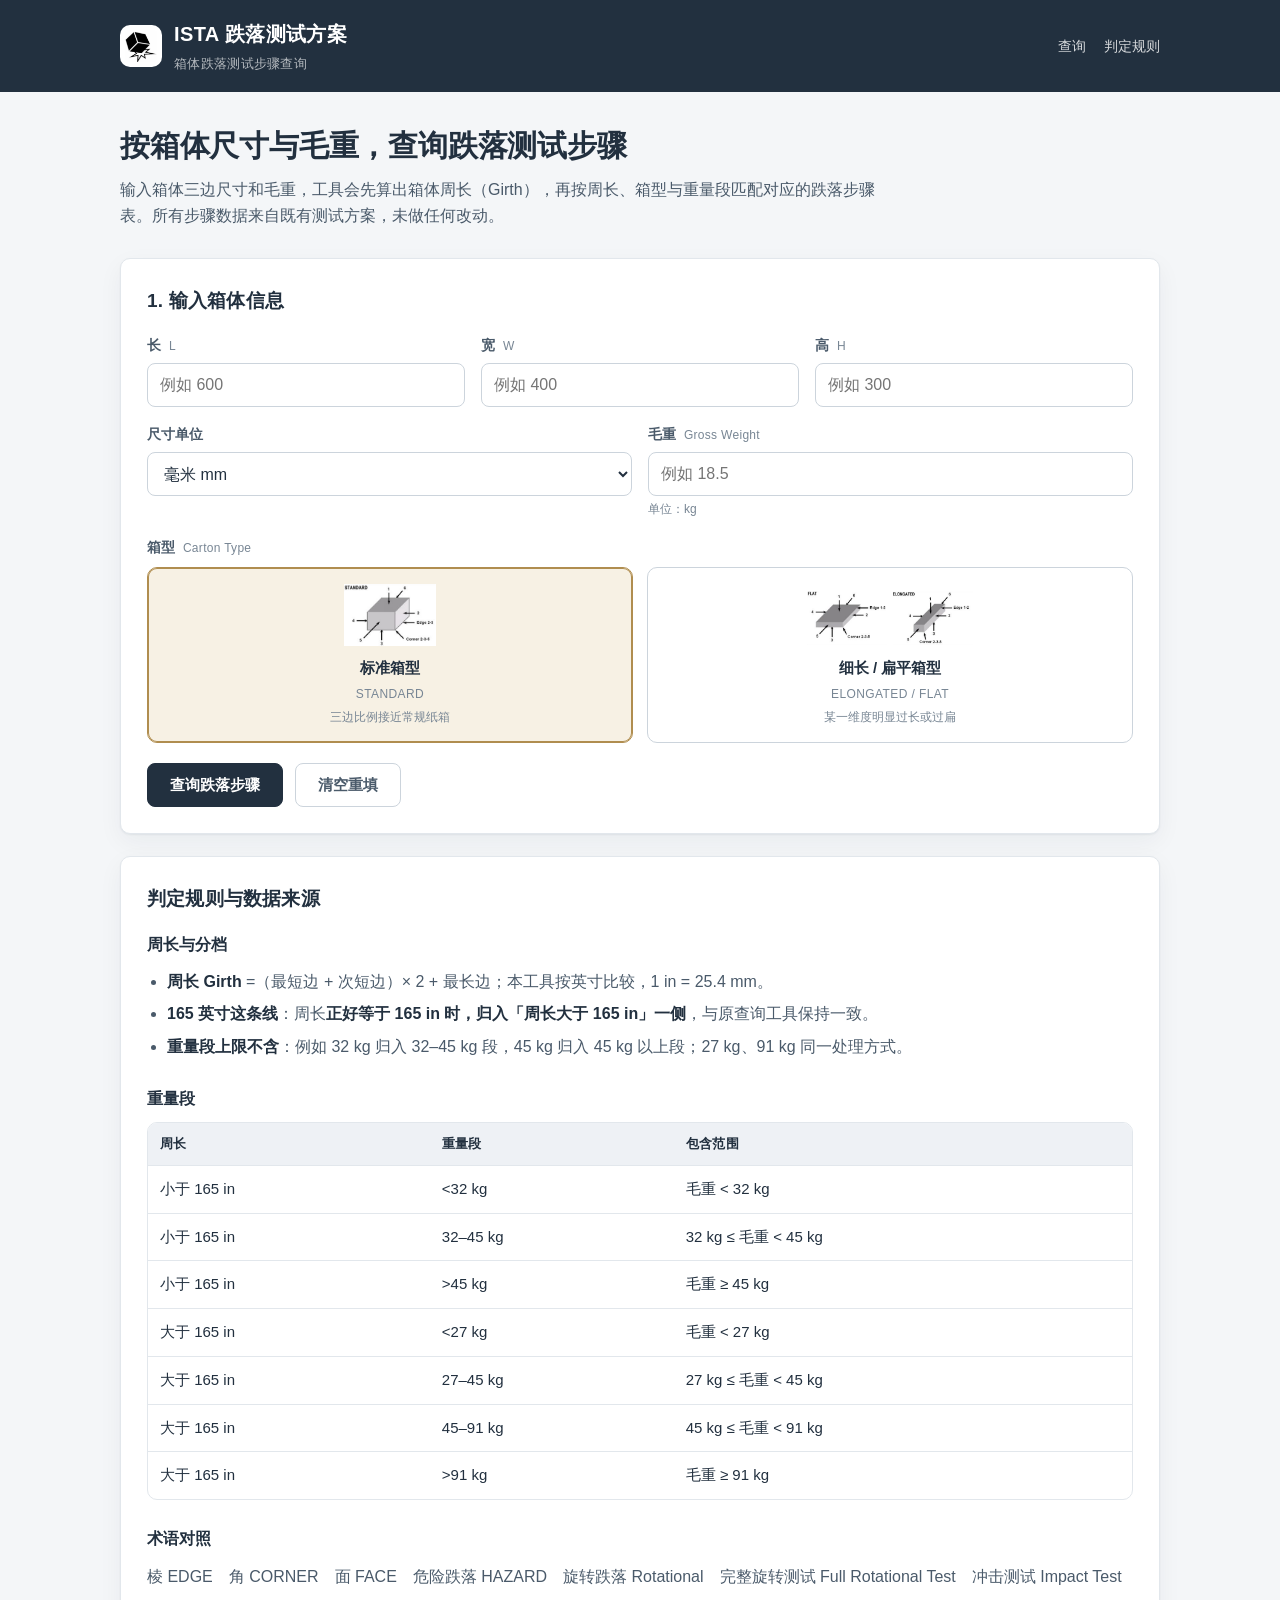
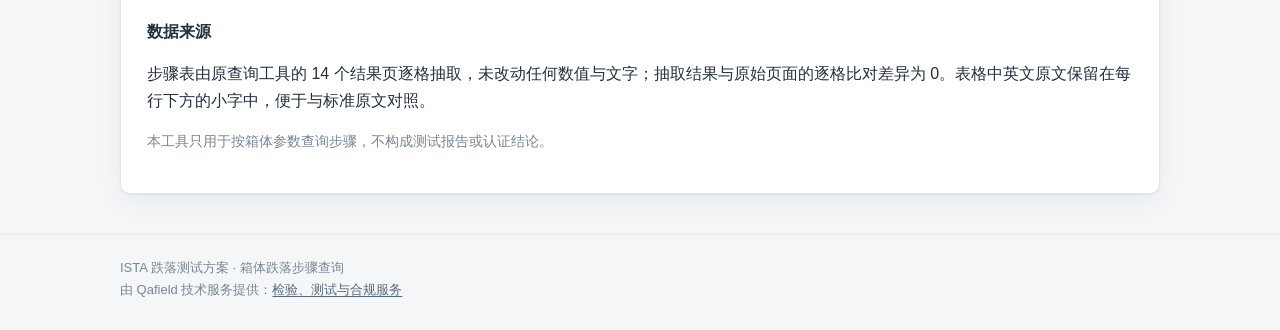
<file: index.html>
<!DOCTYPE html>
<html lang="zh-CN">
<head>
    <meta charset="UTF-8">
    <meta name="viewport" content="width=device-width, initial-scale=1.0">
    <title>ISTA 跌落测试方案｜箱体跌落步骤查询工具</title>
    <meta name="description" content="输入箱体长宽高与毛重，按箱体周长（165 英寸）、标准箱型或细长/扁平箱型、重量段，自动查询对应的 ISTA 跌落测试步骤表：步骤、类型、跌落高度、冲击部位。">
    <link rel="canonical" href="https://ista-drop-test-cn.pages.dev/">
    <link rel="icon" type="image/png" href="/images/droptestlogo.png">
    <link rel="apple-touch-icon" href="/images/apple-touch-icon.png">
    <meta property="og:type" content="website">
    <meta property="og:site_name" content="ISTA 跌落测试方案">
    <meta property="og:title" content="ISTA 跌落测试方案｜箱体跌落步骤查询工具">
    <meta property="og:description" content="输入箱体长宽高与毛重，按箱体周长、箱型与重量段，查询对应的 ISTA 跌落测试步骤表。">
    <meta property="og:url" content="https://ista-drop-test-cn.pages.dev/">
    <meta property="og:image" content="https://ista-drop-test-cn.pages.dev/images/droptestlogo.png">
    <link rel="stylesheet" href="style.css">
</head>
<body>
    <header class="site-head">
        <div class="wrap head-inner">
            <div class="brand-lockup">
                <img class="brand-logo" src="/images/droptestlogo.png" alt="ISTA 跌落测试" width="42" height="42">
                <div>
                    <p class="brand">ISTA 跌落测试方案</p>
                    <p class="brand-sub">箱体跌落测试步骤查询</p>
                </div>
            </div>
            <nav class="head-nav">
                <a href="#calc">查询</a>
                <a href="#rules">判定规则</a>
            </nav>
        </div>
    </header>

    <main class="wrap">
        <section class="intro">
            <h1>按箱体尺寸与毛重，查询跌落测试步骤</h1>
            <p>输入箱体三边尺寸和毛重，工具会先算出箱体周长（Girth），再按周长、箱型与重量段匹配对应的跌落步骤表。所有步骤数据来自既有测试方案，未做任何改动。</p>
        </section>

        <section class="panel" id="calc">
            <h2>1. 输入箱体信息</h2>
            <form id="calc-form" novalidate>
                <div class="field-row field-row--3">
                    <label class="field">
                        <span>长 <em>L</em></span>
                        <input type="number" id="dim-l" name="l" min="0" step="0.1" inputmode="decimal" placeholder="例如 600" required>
                    </label>
                    <label class="field">
                        <span>宽 <em>W</em></span>
                        <input type="number" id="dim-w" name="w" min="0" step="0.1" inputmode="decimal" placeholder="例如 400" required>
                    </label>
                    <label class="field">
                        <span>高 <em>H</em></span>
                        <input type="number" id="dim-h" name="h" min="0" step="0.1" inputmode="decimal" placeholder="例如 300" required>
                    </label>
                </div>

                <div class="field-row field-row--2">
                    <label class="field">
                        <span>尺寸单位</span>
                        <select id="dim-unit">
                            <option value="mm" selected>毫米 mm</option>
                            <option value="cm">厘米 cm</option>
                        </select>
                    </label>
                    <label class="field">
                        <span>毛重 <em>Gross Weight</em></span>
                        <input type="number" id="gross-weight" name="kg" min="0" step="0.1" inputmode="decimal" placeholder="例如 18.5" required>
                        <small class="hint">单位：kg</small>
                    </label>
                </div>

                <fieldset class="field-group">
                    <legend>箱型 <em>Carton Type</em></legend>
                    <div class="shape-options">
                        <label class="shape-option">
                            <input type="radio" name="shape" value="STANDARD" checked>
                            <span class="shape-card">
                                <img src="images/standard.png" alt="标准箱型示意">
                                <strong>标准箱型</strong>
                                <em>STANDARD</em>
                                <small>三边比例接近常规纸箱</small>
                            </span>
                        </label>
                        <label class="shape-option">
                            <input type="radio" name="shape" value="ELONGATED">
                            <span class="shape-card">
                                <span class="shape-pair">
                                    <img src="images/flat.png" alt="扁平箱型示意">
                                    <img src="images/elongated.png" alt="细长箱型示意">
                                </span>
                                <strong>细长 / 扁平箱型</strong>
                                <em>ELONGATED / FLAT</em>
                                <small>某一维度明显过长或过扁</small>
                            </span>
                        </label>
                    </div>
                </fieldset>

                <p class="error" id="form-error" role="alert" hidden></p>

                <div class="actions">
                    <button type="submit" class="btn-primary">查询跌落步骤</button>
                    <button type="reset" class="btn-ghost">清空重填</button>
                </div>
            </form>
        </section>

        <section class="panel" id="result" hidden aria-live="polite">
            <h2>2. 判定结果</h2>

            <div class="verdict" id="verdict"></div>

            <div class="table-head">
                <h3 id="table-title">跌落测试步骤</h3>
                <button type="button" class="btn-ghost btn-print" id="print-btn">打印 / 导出 PDF</button>
            </div>

            <div class="table-wrap table-wrap--stack">
                <table class="steps-table" id="steps-table">
                    <thead>
                        <tr>
                            <th scope="col" class="col-step">步骤</th>
                            <th scope="col" class="col-type">类型</th>
                            <th scope="col" class="col-height">跌落高度 / 条件</th>
                            <th scope="col" class="col-impact">冲击部位</th>
                            <th scope="col" class="col-img">图示</th>
                        </tr>
                    </thead>
                    <tbody id="steps-body"></tbody>
                </table>
            </div>

            <p class="table-note" id="table-note"></p>
        </section>

        <section class="panel" id="rules">
            <h2>判定规则与数据来源</h2>

            <h3>周长与分档</h3>
            <ul class="rule-list">
                <li><strong>周长 Girth</strong> =（最短边 + 次短边）× 2 + 最长边；本工具按英寸比较，1 in = 25.4 mm。</li>
                <li><strong>165 英寸这条线</strong>：周长<strong>正好等于 165 in 时，归入「周长大于 165 in」一侧</strong>，与原查询工具保持一致。</li>
                <li><strong>重量段上限不含</strong>：例如 32 kg 归入 32–45 kg 段，45 kg 归入 45 kg 以上段；27 kg、91 kg 同一处理方式。</li>
            </ul>

            <h3>重量段</h3>
            <div class="table-wrap">
                <table class="rules-table">
                    <thead>
                        <tr><th scope="col">周长</th><th scope="col">重量段</th><th scope="col">包含范围</th></tr>
                    </thead>
                    <tbody>
                        <tr><td>小于 165 in</td><td>&lt;32 kg</td><td>毛重 &lt; 32 kg</td></tr>
                        <tr><td>小于 165 in</td><td>32–45 kg</td><td>32 kg ≤ 毛重 &lt; 45 kg</td></tr>
                        <tr><td>小于 165 in</td><td>&gt;45 kg</td><td>毛重 ≥ 45 kg</td></tr>
                        <tr><td>大于 165 in</td><td>&lt;27 kg</td><td>毛重 &lt; 27 kg</td></tr>
                        <tr><td>大于 165 in</td><td>27–45 kg</td><td>27 kg ≤ 毛重 &lt; 45 kg</td></tr>
                        <tr><td>大于 165 in</td><td>45–91 kg</td><td>45 kg ≤ 毛重 &lt; 91 kg</td></tr>
                        <tr><td>大于 165 in</td><td>&gt;91 kg</td><td>毛重 ≥ 91 kg</td></tr>
                    </tbody>
                </table>
            </div>

            <h3>术语对照</h3>
            <p class="terms">棱 EDGE　角 CORNER　面 FACE　危险跌落 HAZARD　旋转跌落 Rotational　完整旋转测试 Full Rotational Test　冲击测试 Impact Test</p>

            <h3>数据来源</h3>
            <p>步骤表由原查询工具的 14 个结果页逐格抽取，未改动任何数值与文字；抽取结果与原始页面的逐格比对差异为 0。表格中英文原文保留在每行下方的小字中，便于与标准原文对照。</p>
            <p class="muted">本工具只用于按箱体参数查询步骤，不构成测试报告或认证结论。</p>
        </section>
    </main>

    <footer class="site-foot">
        <div class="wrap">
            <p>ISTA 跌落测试方案 · 箱体跌落步骤查询</p>
            <p class="footer-note">由 Qafield 技术服务提供：<a href="https://www.qafield.com/services" target="_blank" rel="noopener">检验、测试与合规服务</a></p>
        </div>
    </footer>

    <script src="app.js"></script>
</body>
</html>
</file>
<file: style.css>
/* =========================================================
   ISTA 跌落测试方案 - 箱体跌落步骤查询
   ========================================================= */

:root {
    --ink: #22303f;
    --ink-2: #4a5a6a;
    --muted: #788694;
    --line: #e2e7ec;
    --bg: #f4f6f8;
    --card: #ffffff;
    --accent: #b08d4f;
    --accent-soft: #f7f1e4;
    --ok: #2f7d5a;
    --radius: 10px;
    --shadow: 0 1px 2px rgba(24, 39, 54, 0.06), 0 8px 24px rgba(24, 39, 54, 0.05);
}

*,
*::before,
*::after {
    box-sizing: border-box;
}

html {
    -webkit-text-size-adjust: 100%;
}

body {
    margin: 0;
    background: var(--bg);
    color: var(--ink);
    font-family: -apple-system, BlinkMacSystemFont, "Segoe UI", "PingFang SC",
        "Hiragino Sans GB", "Microsoft YaHei", "Source Han Sans SC", sans-serif;
    font-size: 16px;
    line-height: 1.65;
    overflow-wrap: break-word;
}

img {
    max-width: 100%;
    height: auto;
}

.wrap {
    width: 100%;
    max-width: 1080px;
    margin: 0 auto;
    padding: 0 20px;
}

/* ---------- 页头 ---------- */
.site-head {
    background: var(--ink);
    color: #fff;
    padding: 18px 0;
}

.head-inner {
    display: flex;
    align-items: center;
    justify-content: space-between;
    gap: 16px;
    flex-wrap: wrap;
}

.brand-lockup {
    display: flex;
    align-items: center;
    gap: 12px;
}

.brand-logo {
    display: block;
    width: 42px;
    height: 42px;
    padding: 5px;
    background: #fff;
    border-radius: 10px;
    flex-shrink: 0;
}

.brand {
    margin: 0;
    font-size: 20px;
    font-weight: 700;
    letter-spacing: 0.4px;
}

.brand-sub {
    margin: 2px 0 0;
    font-size: 13px;
    color: rgba(255, 255, 255, 0.66);
    letter-spacing: 0.3px;
}

.head-nav {
    display: flex;
    gap: 18px;
}

.head-nav a {
    color: rgba(255, 255, 255, 0.82);
    text-decoration: none;
    font-size: 14px;
}

.head-nav a:hover {
    color: #fff;
}

/* ---------- 引导区 ---------- */
.intro {
    padding: 34px 0 6px;
}

.intro h1 {
    margin: 0 0 10px;
    font-size: 30px;
    line-height: 1.35;
    letter-spacing: -0.2px;
}

.intro p {
    margin: 0;
    max-width: 760px;
    color: var(--ink-2);
}

/* ---------- 面板 ---------- */
.panel {
    background: var(--card);
    border: 1px solid var(--line);
    border-radius: var(--radius);
    box-shadow: var(--shadow);
    padding: 26px;
    margin: 22px 0;
}

.panel h2 {
    margin: 0 0 18px;
    font-size: 19px;
    letter-spacing: 0.2px;
}

.panel h3 {
    margin: 26px 0 10px;
    font-size: 16px;
}

.panel h3:first-of-type {
    margin-top: 18px;
}

/* ---------- 表单 ---------- */
.field-row {
    display: grid;
    gap: 16px;
    margin-bottom: 16px;
}

.field-row--3 {
    grid-template-columns: repeat(3, minmax(0, 1fr));
}

.field-row--2 {
    grid-template-columns: repeat(2, minmax(0, 1fr));
}

.field {
    display: block;
}

.field > span {
    display: block;
    margin-bottom: 6px;
    font-size: 14px;
    font-weight: 600;
    color: var(--ink-2);
}

.field em,
.field-group legend em {
    font-style: normal;
    font-size: 12px;
    font-weight: 400;
    color: var(--muted);
    margin-left: 4px;
    letter-spacing: 0.3px;
}

.field input,
.field select {
    width: 100%;
    min-height: 44px;
    padding: 10px 12px;
    border: 1px solid #ccd4dc;
    border-radius: 8px;
    background: #fff;
    color: var(--ink);
    font-size: 16px;
    font-family: inherit;
}

.field input:focus,
.field select:focus {
    outline: 2px solid rgba(176, 141, 79, 0.45);
    outline-offset: 1px;
    border-color: var(--accent);
}

.hint {
    display: block;
    margin-top: 4px;
    font-size: 12px;
    color: var(--muted);
}

.field-group {
    margin: 8px 0 4px;
    padding: 0;
    border: 0;
}

.field-group legend {
    padding: 0;
    margin-bottom: 8px;
    font-size: 14px;
    font-weight: 600;
    color: var(--ink-2);
}

.shape-options {
    display: grid;
    grid-template-columns: repeat(2, minmax(0, 1fr));
    gap: 14px;
}

.shape-option input {
    position: absolute;
    opacity: 0;
    width: 1px;
    height: 1px;
}

.shape-card {
    display: flex;
    flex-direction: column;
    align-items: center;
    gap: 4px;
    height: 100%;
    padding: 16px 14px;
    border: 1px solid #ccd4dc;
    border-radius: var(--radius);
    background: #fff;
    text-align: center;
    cursor: pointer;
    transition: border-color 0.15s ease, box-shadow 0.15s ease, background 0.15s ease;
}

.shape-card img {
    height: 62px;
    width: auto;
    object-fit: contain;
    margin-bottom: 6px;
}

.shape-pair {
    display: flex;
    align-items: center;
    justify-content: center;
    gap: 6px;
    height: 68px;
}

.shape-pair img {
    height: 54px;
    margin: 0;
}

.shape-card strong {
    font-size: 15px;
}

.shape-card em {
    font-style: normal;
    font-size: 12px;
    color: var(--muted);
    letter-spacing: 0.4px;
}

.shape-card small {
    font-size: 12px;
    color: var(--muted);
    line-height: 1.45;
}

.shape-option input:checked + .shape-card {
    border-color: var(--accent);
    background: var(--accent-soft);
    box-shadow: 0 0 0 1px var(--accent) inset;
}

.shape-option input:focus-visible + .shape-card {
    outline: 2px solid rgba(176, 141, 79, 0.6);
    outline-offset: 2px;
}

.actions {
    display: flex;
    gap: 12px;
    flex-wrap: wrap;
    margin-top: 20px;
}

.btn-primary,
.btn-ghost {
    display: inline-flex;
    align-items: center;
    justify-content: center;
    min-height: 44px;
    padding: 10px 22px;
    border-radius: 8px;
    font-size: 15px;
    font-weight: 600;
    font-family: inherit;
    cursor: pointer;
    transition: background 0.15s ease, color 0.15s ease, border-color 0.15s ease;
}

.btn-primary {
    background: var(--ink);
    color: #fff;
    border: 1px solid var(--ink);
}

.btn-primary:hover {
    background: #2d4054;
}

.btn-ghost {
    background: #fff;
    color: var(--ink-2);
    border: 1px solid #ccd4dc;
}

.btn-ghost:hover {
    border-color: var(--ink-2);
    color: var(--ink);
}

.error {
    margin: 14px 0 0;
    padding: 10px 14px;
    border-radius: 8px;
    background: #fdeceb;
    color: #a03127;
    font-size: 14px;
}

/* ---------- 结果 ---------- */
.verdict {
    display: grid;
    grid-template-columns: repeat(4, minmax(0, 1fr));
    gap: 12px;
    margin-bottom: 24px;
}

.verdict-item {
    padding: 14px 16px;
    border: 1px solid var(--line);
    border-radius: var(--radius);
    background: #fbfcfd;
}

.verdict-item--accent {
    background: var(--accent-soft);
    border-color: #e8dcc4;
}

.verdict-label {
    display: block;
    font-size: 12px;
    color: var(--muted);
    letter-spacing: 0.3px;
}

.verdict-value {
    display: block;
    margin: 2px 0 2px;
    font-size: 19px;
    line-height: 1.3;
}

.verdict-sub {
    display: block;
    font-size: 12px;
    color: var(--muted);
}

.table-head {
    display: flex;
    align-items: center;
    justify-content: space-between;
    gap: 12px;
    flex-wrap: wrap;
    margin-bottom: 10px;
}

.table-head h3 {
    margin: 0;
}

.btn-print {
    min-height: 38px;
    padding: 6px 16px;
    font-size: 14px;
}

.table-wrap {
    overflow-x: auto;
    border: 1px solid var(--line);
    border-radius: var(--radius);
}

.steps-table,
.rules-table {
    width: 100%;
    border-collapse: collapse;
    font-size: 15px;
}

.steps-table th,
.rules-table th {
    background: #eef1f5;
    color: var(--ink);
    text-align: left;
    font-size: 13px;
    font-weight: 700;
    letter-spacing: 0.3px;
    padding: 10px 12px;
    border-bottom: 1px solid var(--line);
    white-space: nowrap;
}

.steps-table td,
.rules-table td {
    padding: 11px 12px;
    border-bottom: 1px solid var(--line);
    vertical-align: top;
}

.steps-table tbody tr:nth-child(even) {
    background: #fafbfc;
}

.steps-table tbody tr:last-child td,
.rules-table tbody tr:last-child td {
    border-bottom: 0;
}

.col-step {
    width: 64px;
    white-space: nowrap;
}

.step-no {
    display: inline-block;
    min-width: 26px;
    padding: 1px 7px;
    border-radius: 6px;
    background: #e8edf2;
    font-weight: 700;
    font-size: 13px;
    text-align: center;
}

.col-img {
    width: 120px;
}

.col-img img {
    display: block;
    max-height: 78px;
    width: auto;
    border-radius: 4px;
    border: 1px solid var(--line);
}

.cell-en {
    display: block;
    margin-top: 2px;
    font-size: 12px;
    color: var(--muted);
    line-height: 1.4;
    letter-spacing: 0.2px;
}

.table-note {
    margin: 14px 0 0;
    font-size: 13px;
    color: var(--muted);
}

.table-note img {
    display: block;
    margin-top: 8px;
    max-width: 100%;
    border: 1px solid var(--line);
    border-radius: 6px;
}

.note-label {
    display: block;
    font-weight: 600;
    color: var(--ink-2);
}

/* ---------- 规则说明 ---------- */
.rule-list {
    margin: 0;
    padding-left: 20px;
    color: var(--ink-2);
}

.rule-list li {
    margin-bottom: 6px;
}

.rule-list strong {
    color: var(--ink);
}

.terms {
    margin: 0;
    color: var(--ink-2);
    line-height: 1.9;
}

.muted {
    color: var(--muted);
    font-size: 14px;
}

/* ---------- 页脚 ---------- */
.site-foot {
    margin-top: 40px;
    padding: 22px 0 30px;
    border-top: 1px solid var(--line);
    color: var(--muted);
    font-size: 13px;
}

.site-foot p {
    margin: 0;
}

.footer-note {
    margin-top: 6px;
    font-size: 13px;
    color: var(--muted);
}

.footer-note a {
    color: #5a6b7b;
    text-decoration: underline;
    text-underline-offset: 2px;
}

.footer-note a:hover {
    color: var(--ink);
}

/* =========================================================
   响应式：手机 375px 也不横向滚动
   ========================================================= */
@media (max-width: 860px) {
    .verdict {
        grid-template-columns: repeat(2, minmax(0, 1fr));
    }
}

@media (max-width: 720px) {
    body {
        font-size: 15px;
    }

    .wrap {
        padding: 0 14px;
    }

    .intro {
        padding: 24px 0 4px;
    }

    .intro h1 {
        font-size: 22px;
    }

    .panel {
        padding: 18px 16px;
        margin: 16px 0;
    }

    .field-row--3,
    .field-row--2,
    .shape-options {
        grid-template-columns: 1fr;
    }

    .head-inner {
        align-items: flex-start;
    }

    .head-nav {
        gap: 14px;
    }

    .verdict {
        grid-template-columns: repeat(2, minmax(0, 1fr));
        gap: 10px;
    }

    .verdict-item {
        padding: 10px 12px;
    }

    .verdict-value {
        font-size: 16px;
    }

    /* 步骤表在手机上改为卡片式，避免横向滚动 */
    .table-wrap--stack {
        overflow-x: visible;
        border: 0;
        border-radius: 0;
    }

    .steps-table,
    .steps-table thead,
    .steps-table tbody,
    .steps-table tr,
    .steps-table td {
        display: block;
        width: 100%;
    }

    .steps-table thead {
        display: none;
    }

    .steps-table tr {
        border: 1px solid var(--line);
        border-radius: var(--radius);
        margin-bottom: 10px;
        padding: 6px 2px;
        background: #fff;
    }

    .steps-table tbody tr:nth-child(even) {
        background: #fafbfc;
    }

    .steps-table td {
        display: flex;
        gap: 12px;
        align-items: flex-start;
        border: 0;
        padding: 7px 12px;
    }

    .steps-table td::before {
        content: attr(data-label);
        flex: 0 0 92px;
        font-size: 12px;
        font-weight: 600;
        color: var(--muted);
        padding-top: 2px;
    }

    .steps-table td.col-img {
        width: auto;
    }

    .steps-table td.col-img img {
        max-height: 96px;
    }

    .steps-table td[data-label="图示"]:empty {
        display: none;
    }

    .rules-table {
        font-size: 13px;
    }

    .rules-table th,
    .rules-table td {
        padding: 8px;
    }
}

/* ---------- 手机上的品牌区 ---------- */
@media (max-width: 720px) {
    .brand {
        font-size: 17px;
    }

    .brand-sub {
        font-size: 12px;
    }

    .brand-logo {
        width: 38px;
        height: 38px;
        padding: 4px;
    }
}

/* ---------- 打印 ---------- */
@media print {
    body {
        background: #fff;
        font-size: 12px;
    }

    .site-head,
    .site-foot,
    #calc,
    #rules,
    .btn-print,
    .head-nav {
        display: none !important;
    }

    .panel {
        border: 0;
        box-shadow: none;
        padding: 0;
        margin: 0;
    }

    .intro {
        display: none;
    }

    .steps-table th,
    .steps-table td {
        border: 1px solid #bbb;
        padding: 5px 7px;
    }

    .steps-table {
        page-break-inside: auto;
    }

    .steps-table tr {
        page-break-inside: avoid;
    }

    .verdict {
        grid-template-columns: repeat(4, 1fr);
        gap: 6px;
    }

    .verdict-item {
        border: 1px solid #bbb;
        background: #fff !important;
    }
}
</file>
